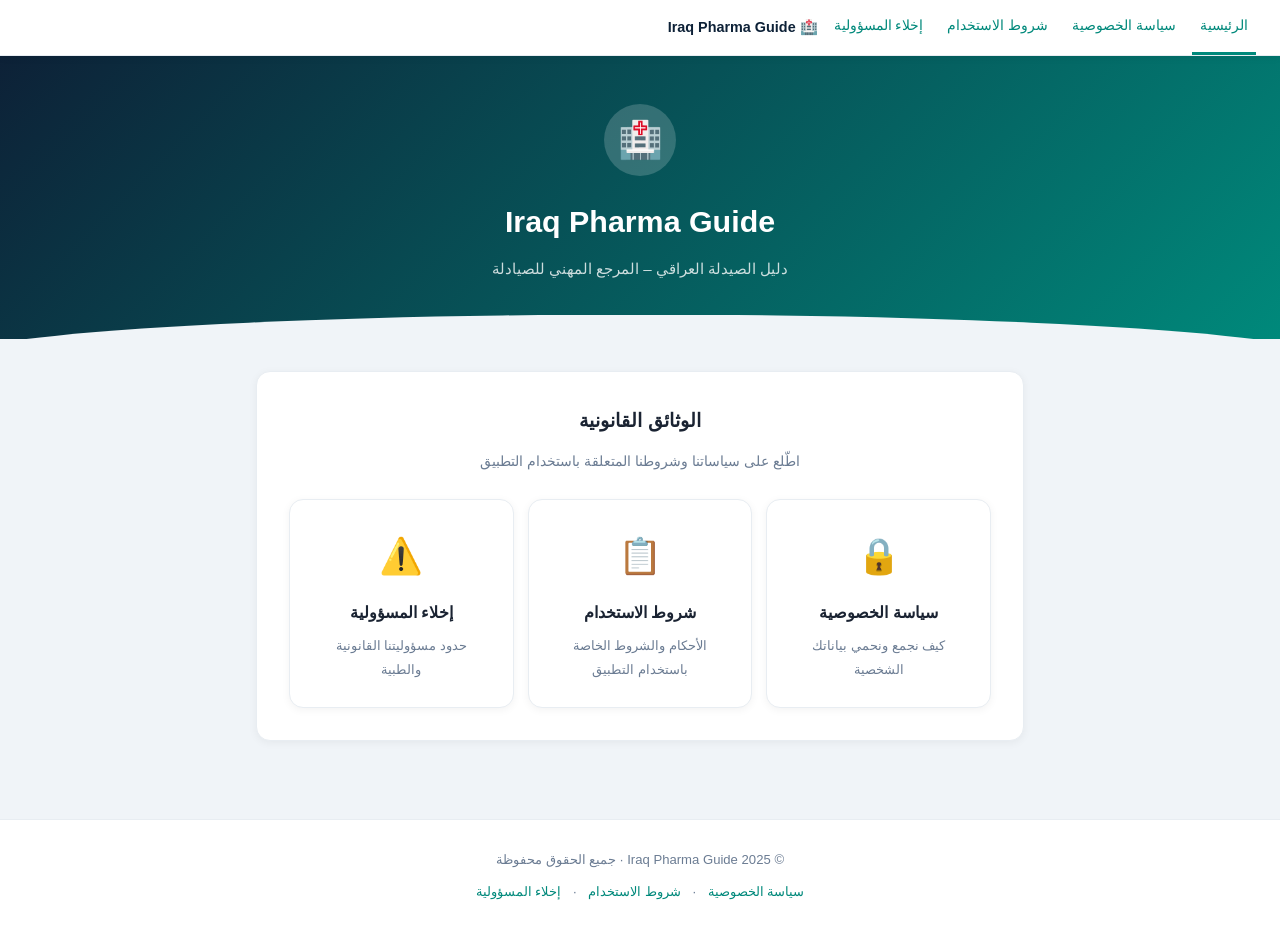
<file: docs/index.html>
<!DOCTYPE html>
<html lang="ar" dir="rtl">
<head>
  <meta charset="UTF-8">
  <meta name="viewport" content="width=device-width, initial-scale=1.0">
  <title>Iraq Pharma Guide – دليل الصيدلة العراقي</title>
  <link rel="stylesheet" href="_shared.css">
  <style>
    .links-grid {
      display: grid;
      grid-template-columns: repeat(auto-fit, minmax(220px, 1fr));
      gap: 14px;
      margin-top: 24px;
    }
    .link-card {
      background: #fff;
      border: 1px solid var(--border);
      border-radius: var(--radius);
      padding: 24px;
      text-align: center;
      text-decoration: none;
      color: var(--text);
      box-shadow: 0 2px 8px rgba(0,0,0,.05);
      transition: transform .2s, box-shadow .2s;
    }
    .link-card:hover { transform: translateY(-3px); box-shadow: 0 6px 20px rgba(0,0,0,.1); }
    .link-card .icon { font-size: 2.2rem; margin-bottom: 12px; }
    .link-card h3 { font-size: 1rem; font-weight: 700; margin-bottom: 6px; }
    .link-card p  { font-size: .83rem; color: var(--muted); }
  </style>
</head>
<body>
  <nav>
    <a href="index.html" class="active">الرئيسية</a>
    <a href="privacy-policy.html">سياسة الخصوصية</a>
    <a href="terms.html">شروط الاستخدام</a>
    <a href="disclaimer.html">إخلاء المسؤولية</a>
    <span class="brand">🏥 Iraq Pharma Guide</span>
  </nav>

  <div class="hero">
    <div class="hero-icon">🏥</div>
    <h1>Iraq Pharma Guide</h1>
    <p>دليل الصيدلة العراقي – المرجع المهني للصيادلة</p>
  </div>

  <div class="container">
    <div class="card" style="text-align:center; padding: 32px;">
      <h2 style="font-size:1.2rem; margin-bottom:10px;">الوثائق القانونية</h2>
      <p style="color: var(--muted); font-size:.9rem;">اطّلع على سياساتنا وشروطنا المتعلقة باستخدام التطبيق</p>
      <div class="links-grid">
        <a class="link-card" href="privacy-policy.html">
          <div class="icon">🔒</div>
          <h3>سياسة الخصوصية</h3>
          <p>كيف نجمع ونحمي بياناتك الشخصية</p>
        </a>
        <a class="link-card" href="terms.html">
          <div class="icon">📋</div>
          <h3>شروط الاستخدام</h3>
          <p>الأحكام والشروط الخاصة باستخدام التطبيق</p>
        </a>
        <a class="link-card" href="disclaimer.html">
          <div class="icon">⚠️</div>
          <h3>إخلاء المسؤولية</h3>
          <p>حدود مسؤوليتنا القانونية والطبية</p>
        </a>
      </div>
    </div>
  </div>

  <footer>
    <p>© 2025 Iraq Pharma Guide · جميع الحقوق محفوظة</p>
    <div style="margin-top:8px;">
      <a href="privacy-policy.html">سياسة الخصوصية</a> ·
      <a href="terms.html">شروط الاستخدام</a> ·
      <a href="disclaimer.html">إخلاء المسؤولية</a>
    </div>
  </footer>
</body>
</html>
</file>
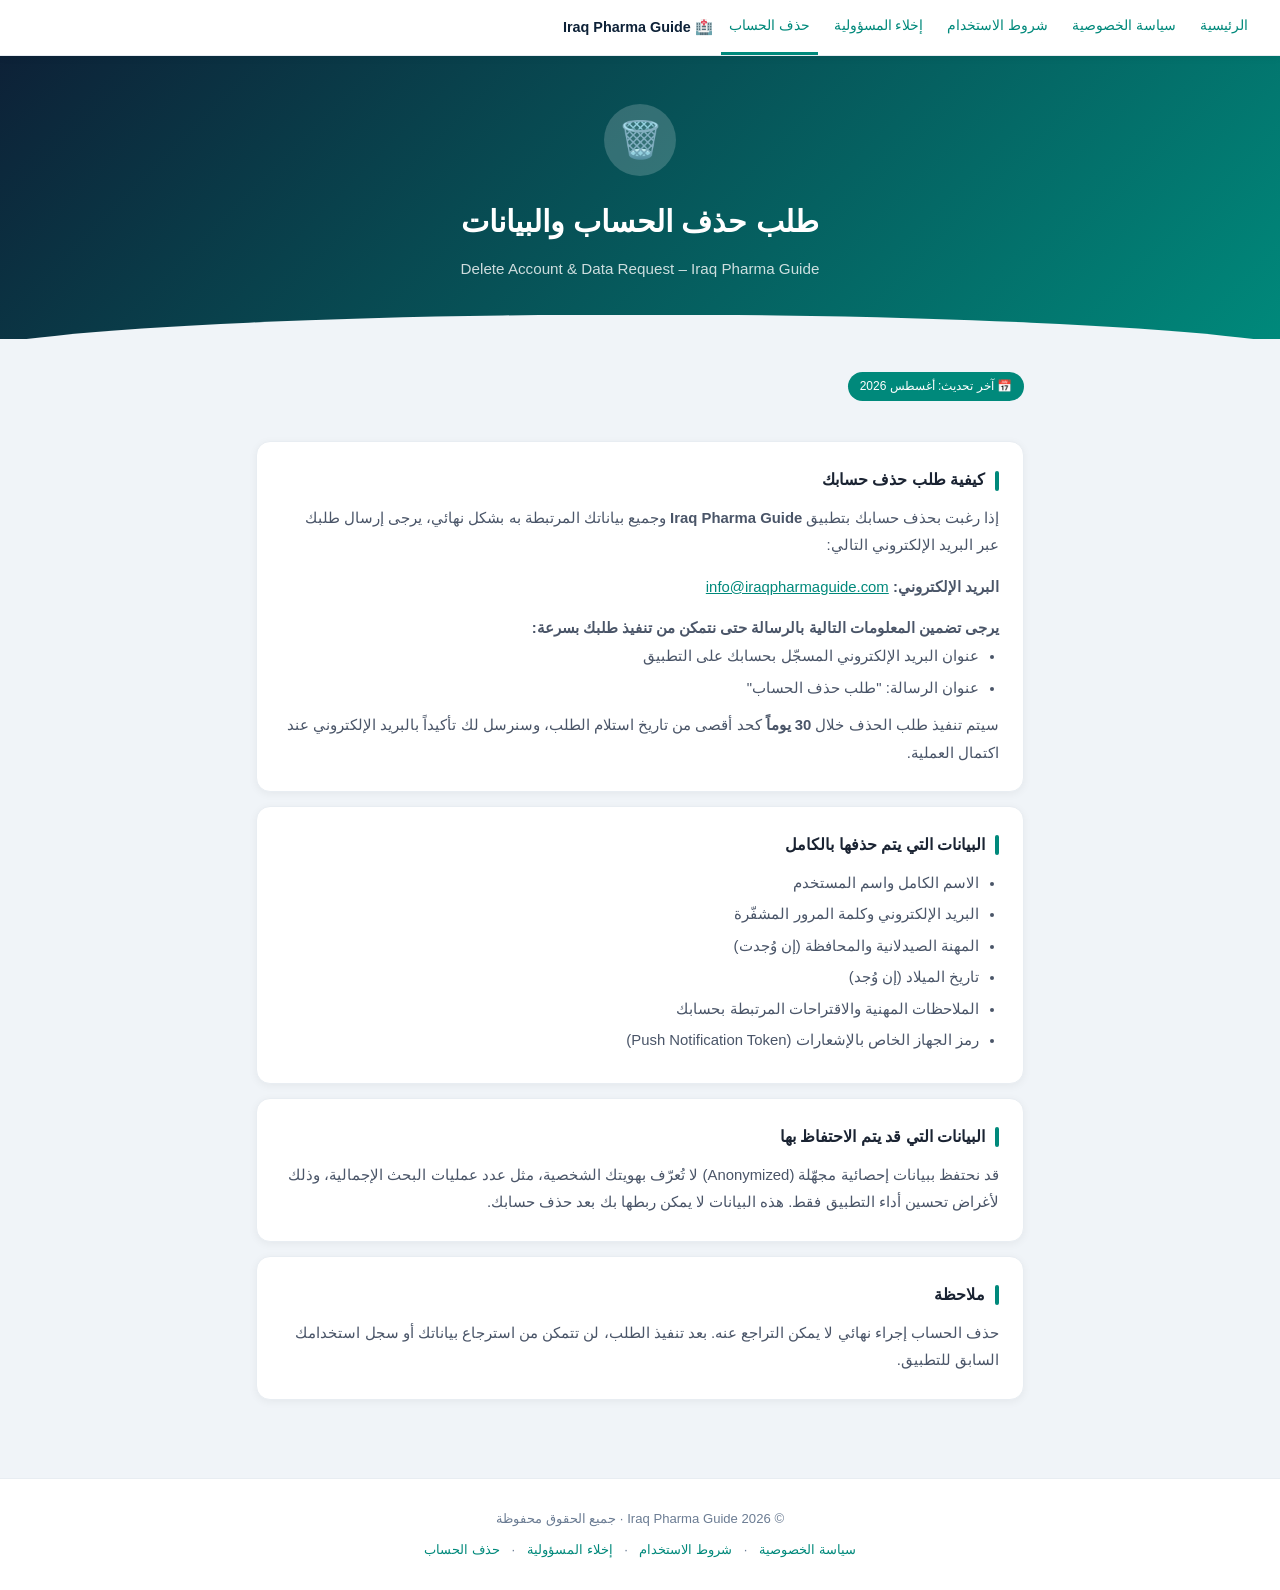
<file: docs/delete-account.html>
<!DOCTYPE html>
<html lang="ar" dir="rtl">
<head>
  <meta charset="UTF-8">
  <meta name="viewport" content="width=device-width, initial-scale=1.0">
  <title>حذف الحساب – Iraq Pharma Guide</title>
  <link rel="stylesheet" href="_shared.css">
  <style> :root { --accent: #00897B; } </style>
</head>
<body>
  <nav>
    <a href="index.html">الرئيسية</a>
    <a href="privacy-policy.html">سياسة الخصوصية</a>
    <a href="terms.html">شروط الاستخدام</a>
    <a href="disclaimer.html">إخلاء المسؤولية</a>
    <a href="delete-account.html" class="active">حذف الحساب</a>
    <span class="brand">🏥 Iraq Pharma Guide</span>
  </nav>

  <div class="hero">
    <div class="hero-icon">🗑️</div>
    <h1>طلب حذف الحساب والبيانات</h1>
    <p>Delete Account &amp; Data Request – Iraq Pharma Guide</p>
  </div>

  <div class="container">
    <div style="margin-bottom:20px;">
      <span class="updated-badge">📅 آخر تحديث: أغسطس 2026</span>
    </div>

    <div class="card">
      <div class="card-title">كيفية طلب حذف حسابك</div>
      <p>
        إذا رغبت بحذف حسابك بتطبيق <strong>Iraq Pharma Guide</strong> وجميع بياناتك المرتبطة به بشكل نهائي،
        يرجى إرسال طلبك عبر البريد الإلكتروني التالي:
      </p>
      <p style="margin:14px 0;">
        <strong>البريد الإلكتروني:</strong>
        <a href="mailto:info@iraqpharmaguide.com?subject=طلب%20حذف%20الحساب%20-%20Iraq%20Pharma%20Guide" style="color: var(--primary);">info@iraqpharmaguide.com</a>
      </p>
      <p><strong>يرجى تضمين المعلومات التالية بالرسالة حتى نتمكن من تنفيذ طلبك بسرعة:</strong></p>
      <ul>
        <li>عنوان البريد الإلكتروني المسجّل بحسابك على التطبيق</li>
        <li>عنوان الرسالة: "طلب حذف الحساب"</li>
      </ul>
      <p style="margin-top:10px;">
        سيتم تنفيذ طلب الحذف خلال <strong>30 يوماً</strong> كحد أقصى من تاريخ استلام الطلب، وسنرسل لك تأكيداً بالبريد الإلكتروني عند اكتمال العملية.
      </p>
    </div>

    <div class="card">
      <div class="card-title">البيانات التي يتم حذفها بالكامل</div>
      <ul>
        <li>الاسم الكامل واسم المستخدم</li>
        <li>البريد الإلكتروني وكلمة المرور المشفّرة</li>
        <li>المهنة الصيدلانية والمحافظة (إن وُجدت)</li>
        <li>تاريخ الميلاد (إن وُجد)</li>
        <li>الملاحظات المهنية والاقتراحات المرتبطة بحسابك</li>
        <li>رمز الجهاز الخاص بالإشعارات (Push Notification Token)</li>
      </ul>
    </div>

    <div class="card">
      <div class="card-title">البيانات التي قد يتم الاحتفاظ بها</div>
      <p>
        قد نحتفظ ببيانات إحصائية مجهّلة (Anonymized) لا تُعرّف بهويتك الشخصية، مثل عدد عمليات البحث الإجمالية،
        وذلك لأغراض تحسين أداء التطبيق فقط. هذه البيانات لا يمكن ربطها بك بعد حذف حسابك.
      </p>
    </div>

    <div class="card">
      <div class="card-title">ملاحظة</div>
      <p>
        حذف الحساب إجراء نهائي لا يمكن التراجع عنه. بعد تنفيذ الطلب، لن تتمكن من استرجاع بياناتك أو سجل استخدامك السابق للتطبيق.
      </p>
    </div>
  </div>

  <footer>
    <p>© 2026 Iraq Pharma Guide · جميع الحقوق محفوظة</p>
    <div style="margin-top:8px;">
      <a href="privacy-policy.html">سياسة الخصوصية</a> ·
      <a href="terms.html">شروط الاستخدام</a> ·
      <a href="disclaimer.html">إخلاء المسؤولية</a> ·
      <a href="delete-account.html">حذف الحساب</a>
    </div>
  </footer>
</body>
</html>
</file>
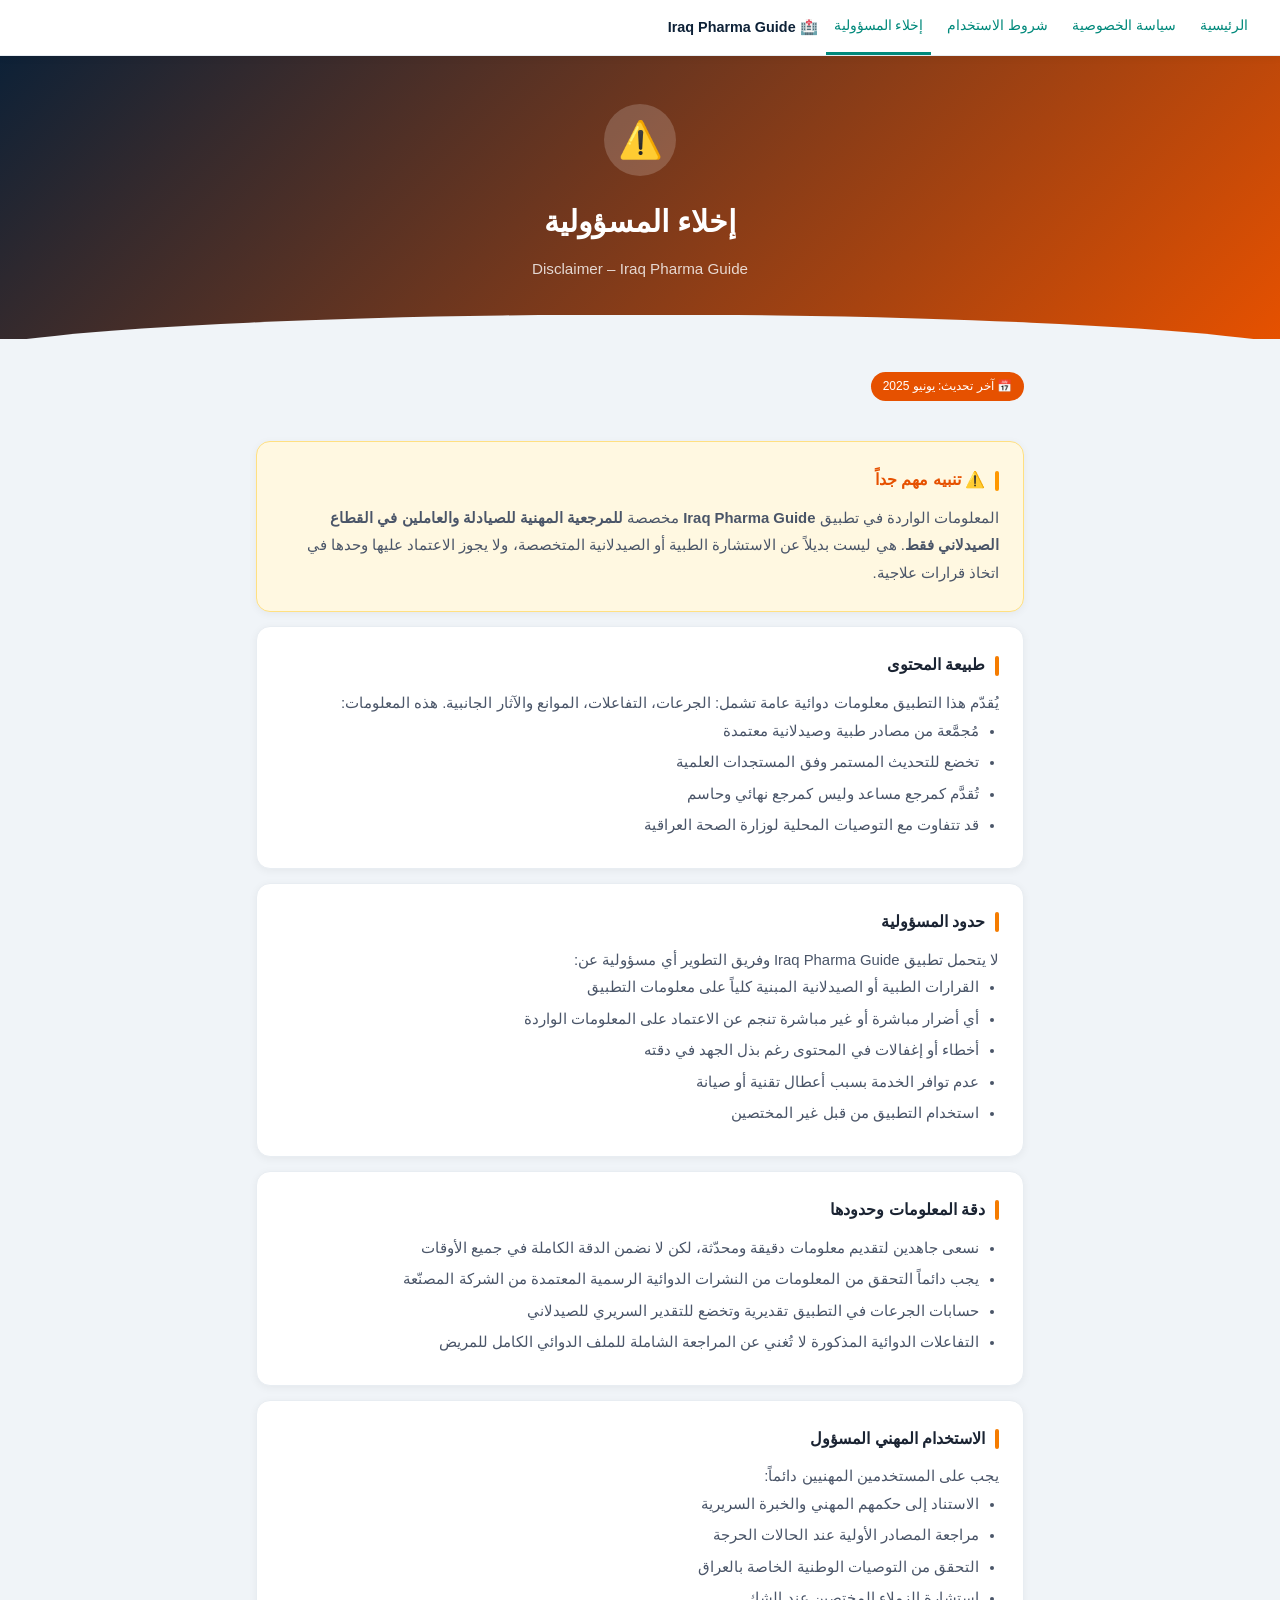
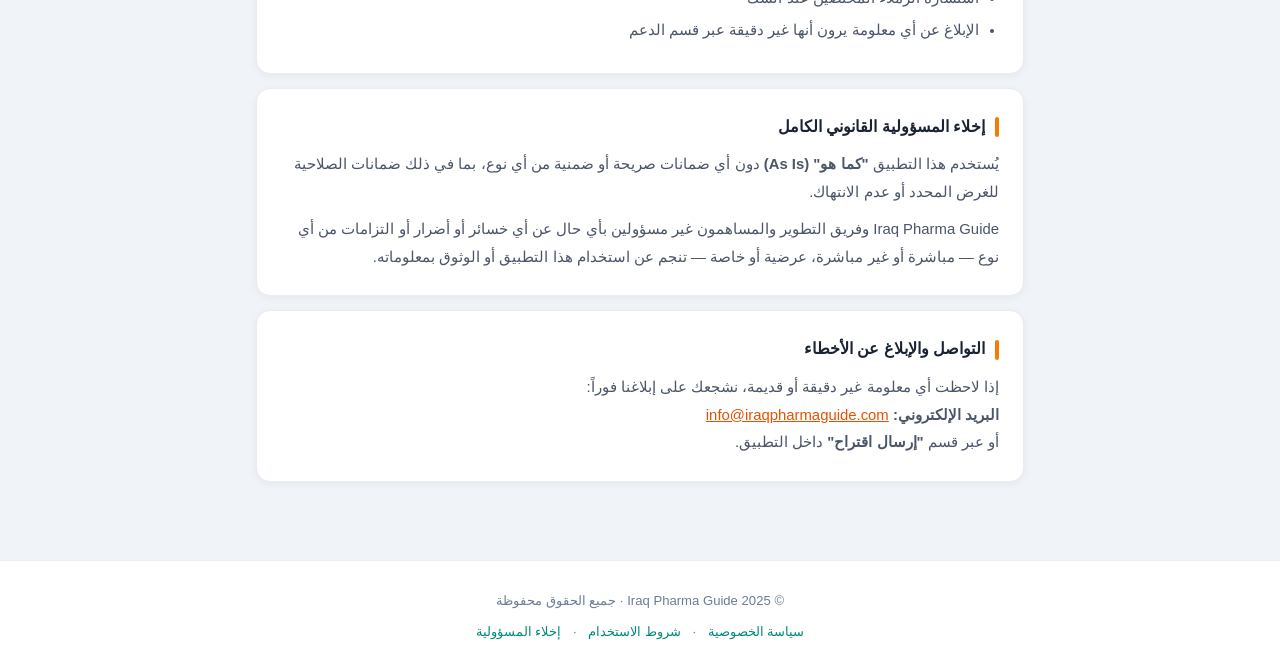
<file: docs/disclaimer.html>
<!DOCTYPE html>
<html lang="ar" dir="rtl">
<head>
  <meta charset="UTF-8">
  <meta name="viewport" content="width=device-width, initial-scale=1.0">
  <title>إخلاء المسؤولية – Iraq Pharma Guide</title>
  <link rel="stylesheet" href="_shared.css">
  <style> :root { --accent: #F57C00; } </style>
</head>
<body>
  <nav>
    <a href="index.html">الرئيسية</a>
    <a href="privacy-policy.html">سياسة الخصوصية</a>
    <a href="terms.html">شروط الاستخدام</a>
    <a href="disclaimer.html" class="active">إخلاء المسؤولية</a>
    <span class="brand">🏥 Iraq Pharma Guide</span>
  </nav>

  <div class="hero" style="background: linear-gradient(135deg, #0D2137 0%, #E65100 100%);">
    <div class="hero-icon">⚠️</div>
    <h1>إخلاء المسؤولية</h1>
    <p>Disclaimer – Iraq Pharma Guide</p>
  </div>

  <div class="container">
    <div style="margin-bottom:20px;">
      <span class="updated-badge" style="background:#E65100;">📅 آخر تحديث: يونيو 2025</span>
    </div>

    <div class="card warning-card">
      <div class="card-title">⚠️ تنبيه مهم جداً</div>
      <p>
        المعلومات الواردة في تطبيق <strong>Iraq Pharma Guide</strong> مخصصة
        <strong>للمرجعية المهنية للصيادلة والعاملين في القطاع الصيدلاني فقط</strong>.
        هي ليست بديلاً عن الاستشارة الطبية أو الصيدلانية المتخصصة،
        ولا يجوز الاعتماد عليها وحدها في اتخاذ قرارات علاجية.
      </p>
    </div>

    <div class="card">
      <div class="card-title">طبيعة المحتوى</div>
      <p>
        يُقدّم هذا التطبيق معلومات دوائية عامة تشمل: الجرعات، التفاعلات،
        الموانع والآثار الجانبية. هذه المعلومات:
      </p>
      <ul>
        <li>مُجمَّعة من مصادر طبية وصيدلانية معتمدة</li>
        <li>تخضع للتحديث المستمر وفق المستجدات العلمية</li>
        <li>تُقدَّم كمرجع مساعد وليس كمرجع نهائي وحاسم</li>
        <li>قد تتفاوت مع التوصيات المحلية لوزارة الصحة العراقية</li>
      </ul>
    </div>

    <div class="card">
      <div class="card-title">حدود المسؤولية</div>
      <p>لا يتحمل تطبيق Iraq Pharma Guide وفريق التطوير أي مسؤولية عن:</p>
      <ul>
        <li>القرارات الطبية أو الصيدلانية المبنية كلياً على معلومات التطبيق</li>
        <li>أي أضرار مباشرة أو غير مباشرة تنجم عن الاعتماد على المعلومات الواردة</li>
        <li>أخطاء أو إغفالات في المحتوى رغم بذل الجهد في دقته</li>
        <li>عدم توافر الخدمة بسبب أعطال تقنية أو صيانة</li>
        <li>استخدام التطبيق من قبل غير المختصين</li>
      </ul>
    </div>

    <div class="card">
      <div class="card-title">دقة المعلومات وحدودها</div>
      <ul>
        <li>نسعى جاهدين لتقديم معلومات دقيقة ومحدّثة، لكن لا نضمن الدقة الكاملة في جميع الأوقات</li>
        <li>يجب دائماً التحقق من المعلومات من النشرات الدوائية الرسمية المعتمدة من الشركة المصنّعة</li>
        <li>حسابات الجرعات في التطبيق تقديرية وتخضع للتقدير السريري للصيدلاني</li>
        <li>التفاعلات الدوائية المذكورة لا تُغني عن المراجعة الشاملة للملف الدوائي الكامل للمريض</li>
      </ul>
    </div>

    <div class="card">
      <div class="card-title">الاستخدام المهني المسؤول</div>
      <p>
        يجب على المستخدمين المهنيين دائماً:
      </p>
      <ul>
        <li>الاستناد إلى حكمهم المهني والخبرة السريرية</li>
        <li>مراجعة المصادر الأولية عند الحالات الحرجة</li>
        <li>التحقق من التوصيات الوطنية الخاصة بالعراق</li>
        <li>استشارة الزملاء المختصين عند الشك</li>
        <li>الإبلاغ عن أي معلومة يرون أنها غير دقيقة عبر قسم الدعم</li>
      </ul>
    </div>

    <div class="card">
      <div class="card-title">إخلاء المسؤولية القانوني الكامل</div>
      <p>
        يُستخدم هذا التطبيق <strong>"كما هو" (As Is)</strong> دون أي ضمانات
        صريحة أو ضمنية من أي نوع، بما في ذلك ضمانات الصلاحية للغرض المحدد
        أو عدم الانتهاك.
      </p>
      <p style="margin-top:10px;">
        Iraq Pharma Guide وفريق التطوير والمساهمون غير مسؤولين بأي حال
        عن أي خسائر أو أضرار أو التزامات من أي نوع — مباشرة أو غير مباشرة،
        عرضية أو خاصة — تنجم عن استخدام هذا التطبيق أو الوثوق بمعلوماته.
      </p>
    </div>

    <div class="card">
      <div class="card-title">التواصل والإبلاغ عن الأخطاء</div>
      <p>
        إذا لاحظت أي معلومة غير دقيقة أو قديمة، نشجعك على إبلاغنا فوراً:<br>
        <strong>البريد الإلكتروني:</strong>
        <a href="mailto:info@iraqpharmaguide.com" style="color:#E65100;">info@iraqpharmaguide.com</a><br>
        أو عبر قسم <strong>"إرسال اقتراح"</strong> داخل التطبيق.
      </p>
    </div>
  </div>

  <footer>
    <p>© 2025 Iraq Pharma Guide · جميع الحقوق محفوظة</p>
    <div style="margin-top:8px;">
      <a href="privacy-policy.html">سياسة الخصوصية</a> ·
      <a href="terms.html">شروط الاستخدام</a> ·
      <a href="disclaimer.html">إخلاء المسؤولية</a>
    </div>
  </footer>
</body>
</html>
</file>
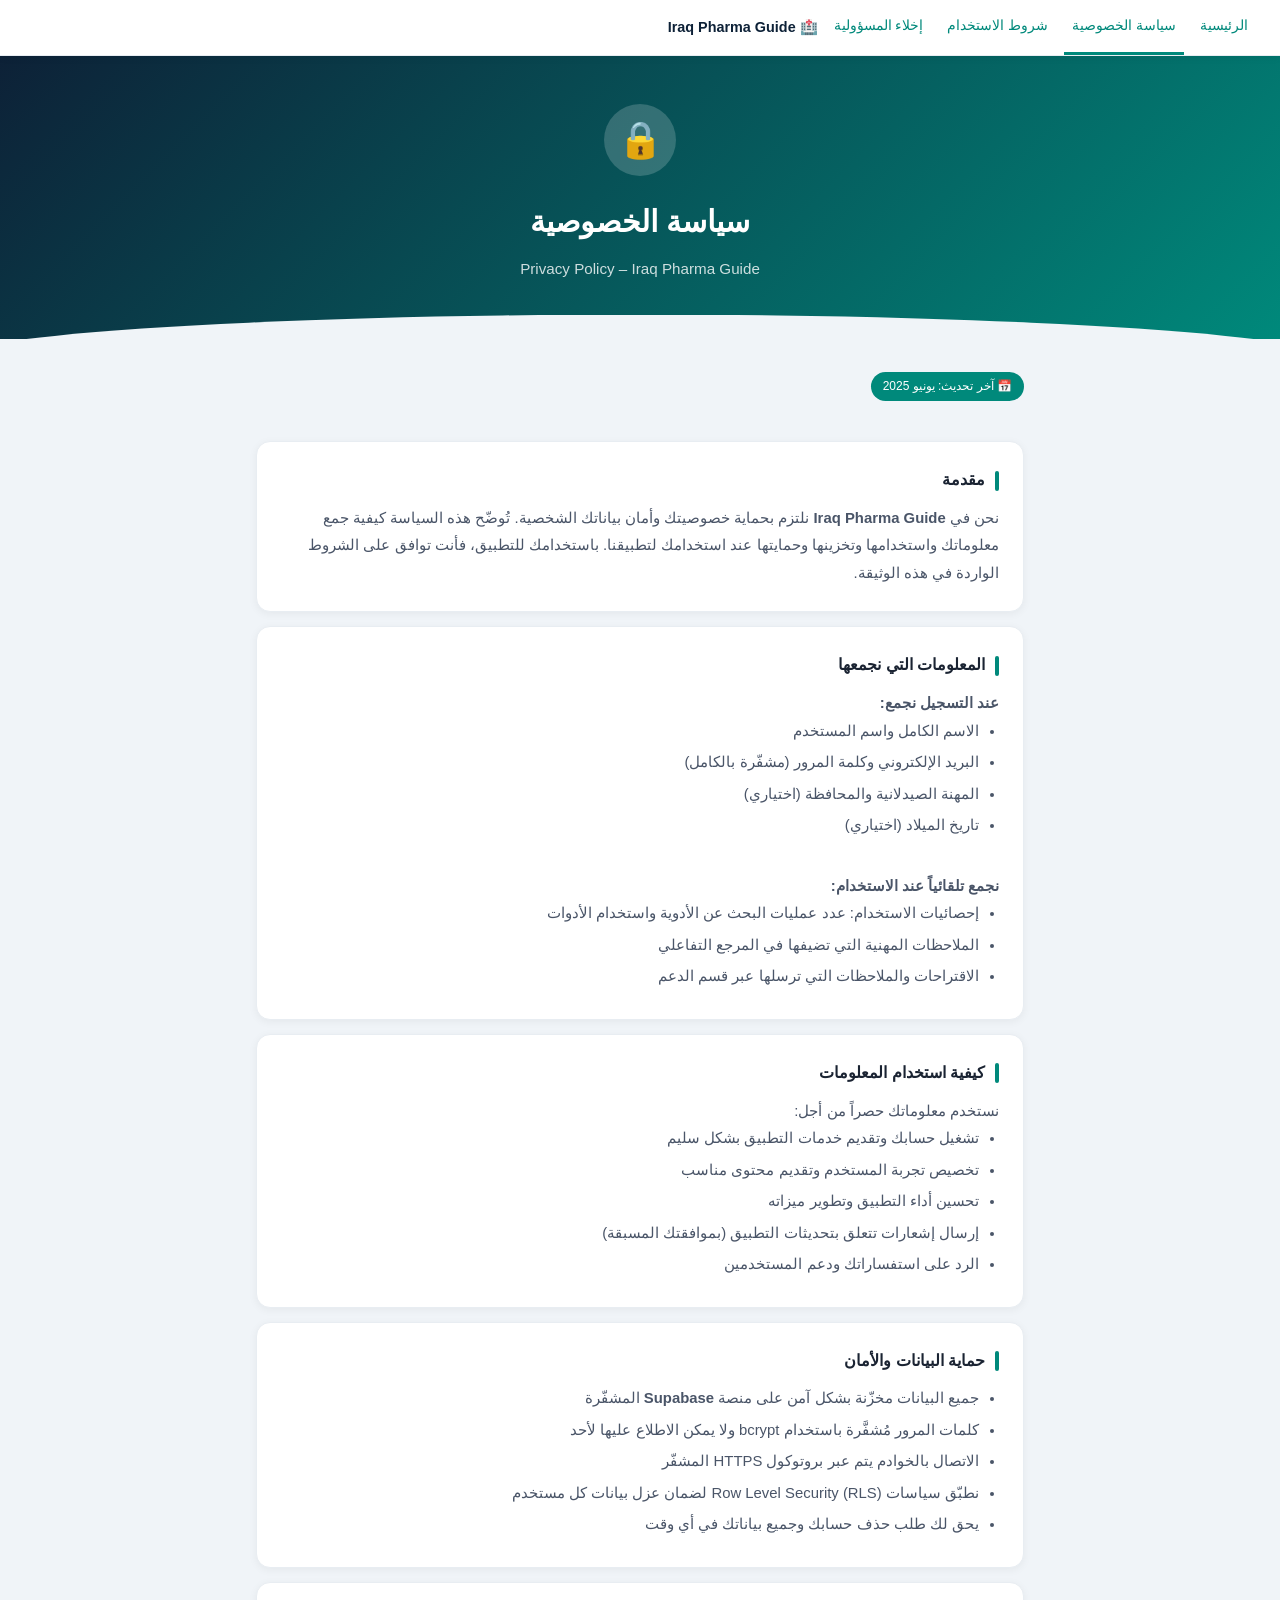
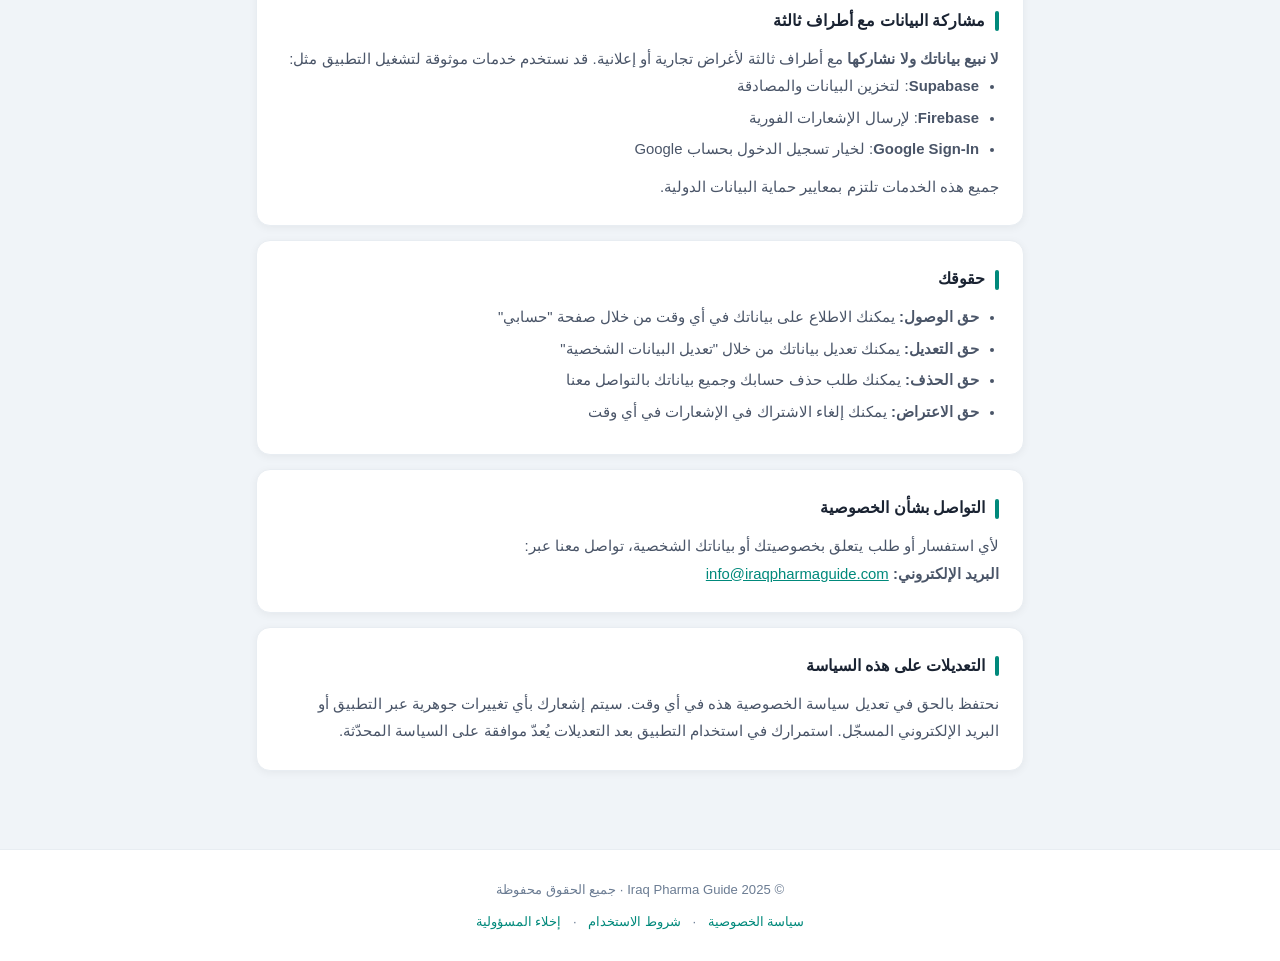
<file: docs/privacy-policy.html>
<!DOCTYPE html>
<html lang="ar" dir="rtl">
<head>
  <meta charset="UTF-8">
  <meta name="viewport" content="width=device-width, initial-scale=1.0">
  <title>سياسة الخصوصية – Iraq Pharma Guide</title>
  <link rel="stylesheet" href="_shared.css">
  <style> :root { --accent: #00897B; } </style>
</head>
<body>
  <nav>
    <a href="index.html">الرئيسية</a>
    <a href="privacy-policy.html" class="active">سياسة الخصوصية</a>
    <a href="terms.html">شروط الاستخدام</a>
    <a href="disclaimer.html">إخلاء المسؤولية</a>
    <span class="brand">🏥 Iraq Pharma Guide</span>
  </nav>

  <div class="hero">
    <div class="hero-icon">🔒</div>
    <h1>سياسة الخصوصية</h1>
    <p>Privacy Policy – Iraq Pharma Guide</p>
  </div>

  <div class="container">
    <div style="margin-bottom:20px;">
      <span class="updated-badge">📅 آخر تحديث: يونيو 2025</span>
    </div>

    <div class="card">
      <div class="card-title">مقدمة</div>
      <p>
        نحن في <strong>Iraq Pharma Guide</strong> نلتزم بحماية خصوصيتك وأمان بياناتك الشخصية.
        تُوضّح هذه السياسة كيفية جمع معلوماتك واستخدامها وتخزينها وحمايتها عند استخدامك لتطبيقنا.
        باستخدامك للتطبيق، فأنت توافق على الشروط الواردة في هذه الوثيقة.
      </p>
    </div>

    <div class="card">
      <div class="card-title">المعلومات التي نجمعها</div>
      <p><strong>عند التسجيل نجمع:</strong></p>
      <ul>
        <li>الاسم الكامل واسم المستخدم</li>
        <li>البريد الإلكتروني وكلمة المرور (مشفّرة بالكامل)</li>
        <li>المهنة الصيدلانية والمحافظة (اختياري)</li>
        <li>تاريخ الميلاد (اختياري)</li>
      </ul>
      <br>
      <p><strong>نجمع تلقائياً عند الاستخدام:</strong></p>
      <ul>
        <li>إحصائيات الاستخدام: عدد عمليات البحث عن الأدوية واستخدام الأدوات</li>
        <li>الملاحظات المهنية التي تضيفها في المرجع التفاعلي</li>
        <li>الاقتراحات والملاحظات التي ترسلها عبر قسم الدعم</li>
      </ul>
    </div>

    <div class="card">
      <div class="card-title">كيفية استخدام المعلومات</div>
      <p>نستخدم معلوماتك حصراً من أجل:</p>
      <ul>
        <li>تشغيل حسابك وتقديم خدمات التطبيق بشكل سليم</li>
        <li>تخصيص تجربة المستخدم وتقديم محتوى مناسب</li>
        <li>تحسين أداء التطبيق وتطوير ميزاته</li>
        <li>إرسال إشعارات تتعلق بتحديثات التطبيق (بموافقتك المسبقة)</li>
        <li>الرد على استفساراتك ودعم المستخدمين</li>
      </ul>
    </div>

    <div class="card">
      <div class="card-title">حماية البيانات والأمان</div>
      <ul>
        <li>جميع البيانات مخزّنة بشكل آمن على منصة <strong>Supabase</strong> المشفّرة</li>
        <li>كلمات المرور مُشفَّرة باستخدام bcrypt ولا يمكن الاطلاع عليها لأحد</li>
        <li>الاتصال بالخوادم يتم عبر بروتوكول HTTPS المشفّر</li>
        <li>نطبّق سياسات Row Level Security (RLS) لضمان عزل بيانات كل مستخدم</li>
        <li>يحق لك طلب حذف حسابك وجميع بياناتك في أي وقت</li>
      </ul>
    </div>

    <div class="card">
      <div class="card-title">مشاركة البيانات مع أطراف ثالثة</div>
      <p>
        <strong>لا نبيع بياناتك ولا نشاركها</strong> مع أطراف ثالثة لأغراض تجارية أو إعلانية.
        قد نستخدم خدمات موثوقة لتشغيل التطبيق مثل:
      </p>
      <ul>
        <li><strong>Supabase</strong>: لتخزين البيانات والمصادقة</li>
        <li><strong>Firebase</strong>: لإرسال الإشعارات الفورية</li>
        <li><strong>Google Sign-In</strong>: لخيار تسجيل الدخول بحساب Google</li>
      </ul>
      <p style="margin-top:10px;">جميع هذه الخدمات تلتزم بمعايير حماية البيانات الدولية.</p>
    </div>

    <div class="card">
      <div class="card-title">حقوقك</div>
      <ul>
        <li><strong>حق الوصول:</strong> يمكنك الاطلاع على بياناتك في أي وقت من خلال صفحة "حسابي"</li>
        <li><strong>حق التعديل:</strong> يمكنك تعديل بياناتك من خلال "تعديل البيانات الشخصية"</li>
        <li><strong>حق الحذف:</strong> يمكنك طلب حذف حسابك وجميع بياناتك بالتواصل معنا</li>
        <li><strong>حق الاعتراض:</strong> يمكنك إلغاء الاشتراك في الإشعارات في أي وقت</li>
      </ul>
    </div>

    <div class="card">
      <div class="card-title">التواصل بشأن الخصوصية</div>
      <p>
        لأي استفسار أو طلب يتعلق بخصوصيتك أو بياناتك الشخصية، تواصل معنا عبر:<br>
        <strong>البريد الإلكتروني:</strong> <a href="mailto:info@iraqpharmaguide.com" style="color: var(--primary);">info@iraqpharmaguide.com</a>
      </p>
    </div>

    <div class="card">
      <div class="card-title">التعديلات على هذه السياسة</div>
      <p>
        نحتفظ بالحق في تعديل سياسة الخصوصية هذه في أي وقت.
        سيتم إشعارك بأي تغييرات جوهرية عبر التطبيق أو البريد الإلكتروني المسجّل.
        استمرارك في استخدام التطبيق بعد التعديلات يُعدّ موافقة على السياسة المحدّثة.
      </p>
    </div>
  </div>

  <footer>
    <p>© 2025 Iraq Pharma Guide · جميع الحقوق محفوظة</p>
    <div style="margin-top:8px;">
      <a href="privacy-policy.html">سياسة الخصوصية</a> ·
      <a href="terms.html">شروط الاستخدام</a> ·
      <a href="disclaimer.html">إخلاء المسؤولية</a>
    </div>
  </footer>
</body>
</html>
</file>
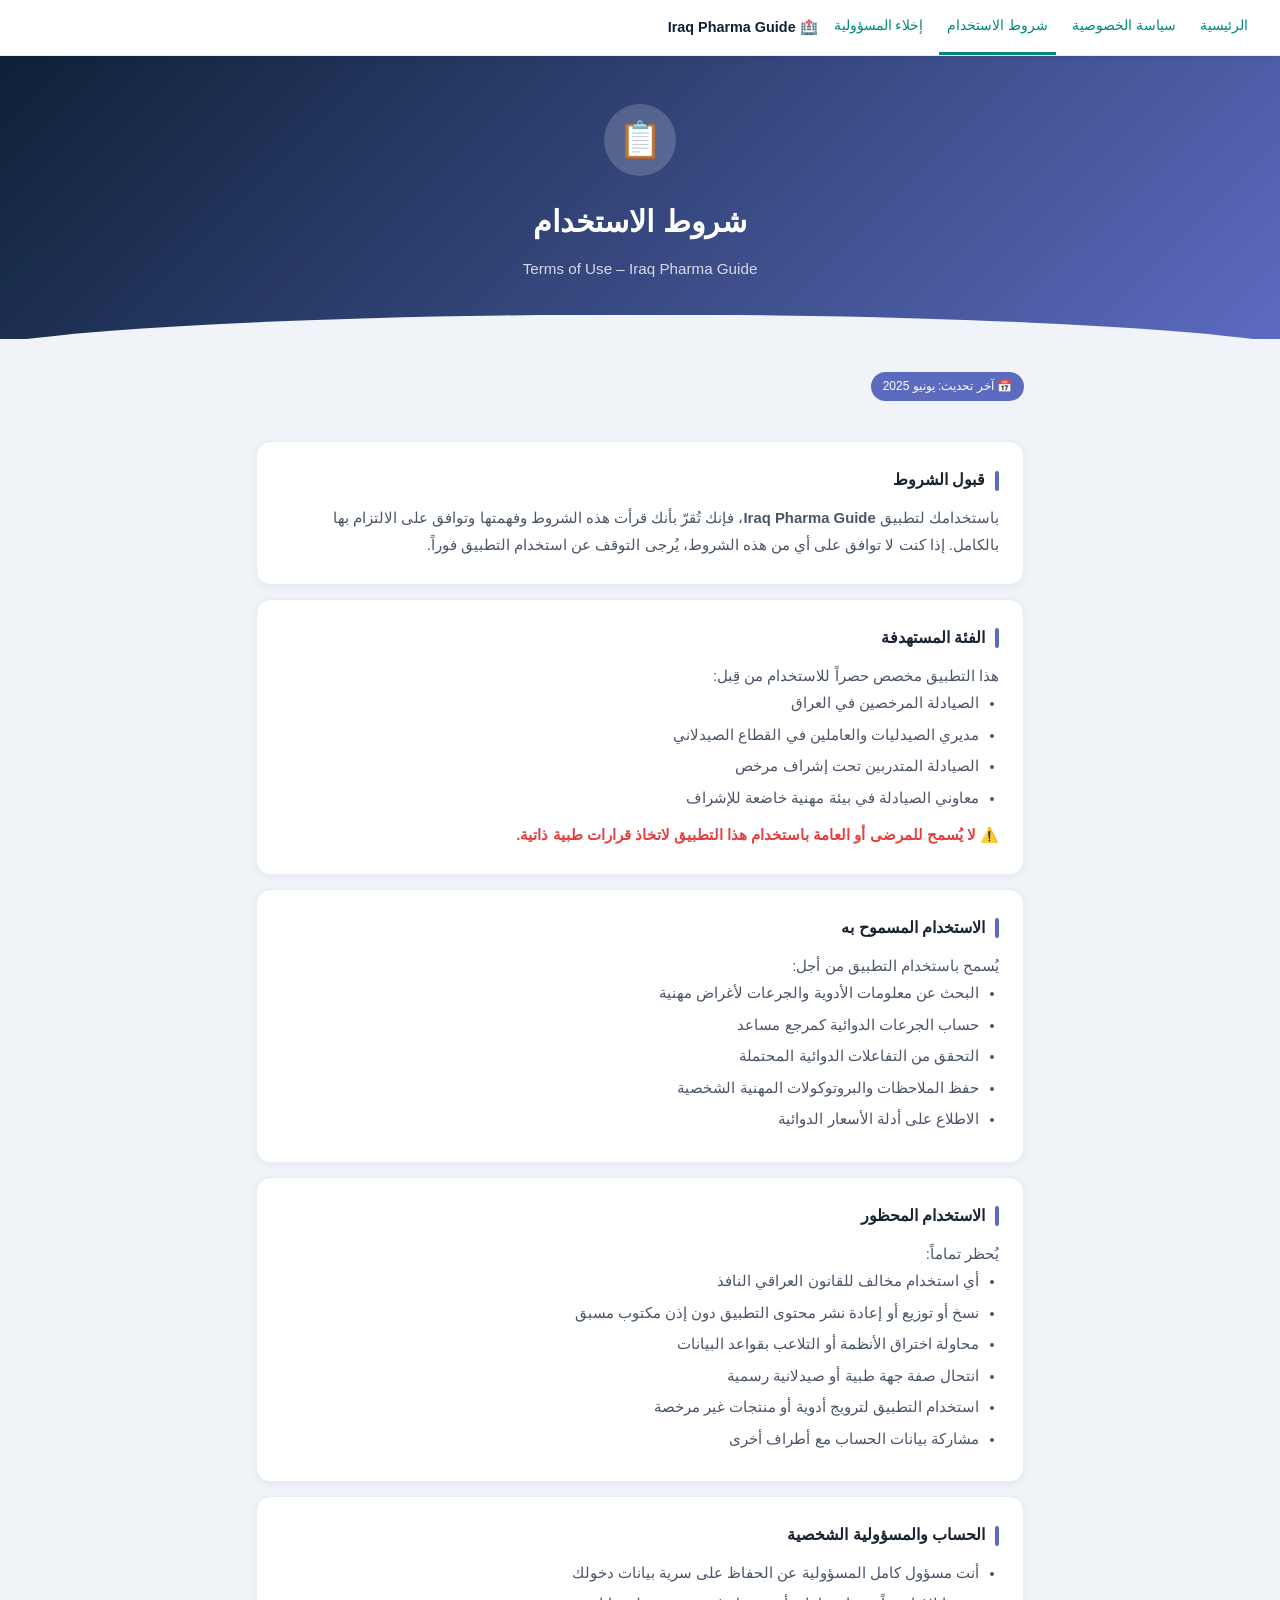
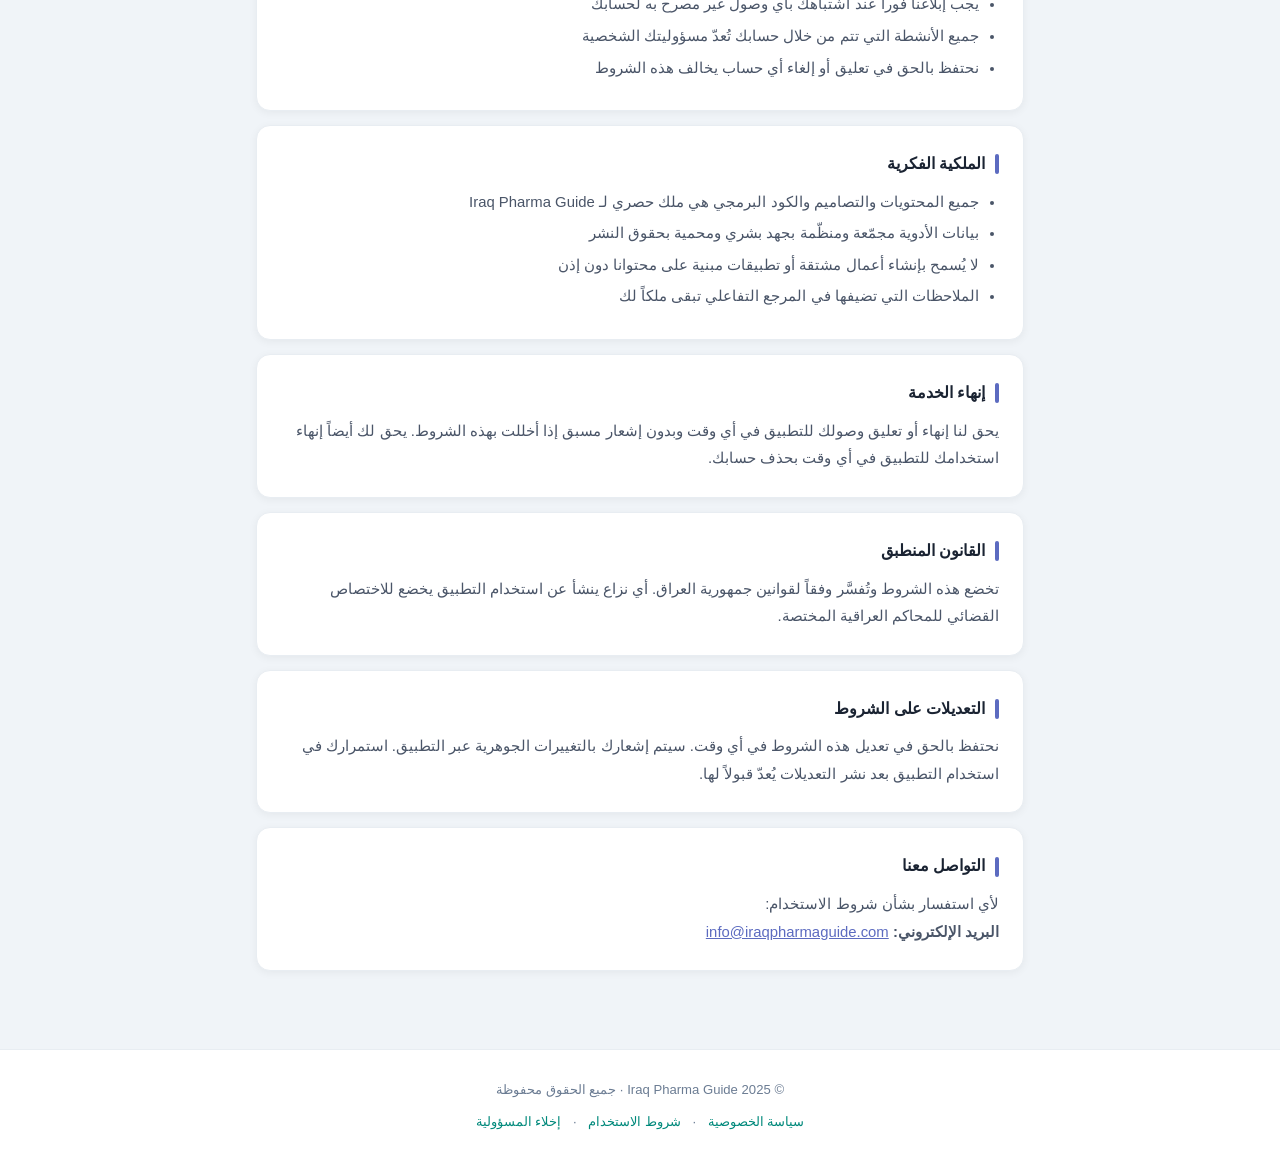
<file: docs/terms.html>
<!DOCTYPE html>
<html lang="ar" dir="rtl">
<head>
  <meta charset="UTF-8">
  <meta name="viewport" content="width=device-width, initial-scale=1.0">
  <title>شروط الاستخدام – Iraq Pharma Guide</title>
  <link rel="stylesheet" href="_shared.css">
  <style> :root { --accent: #5C6BC0; } </style>
</head>
<body>
  <nav>
    <a href="index.html">الرئيسية</a>
    <a href="privacy-policy.html">سياسة الخصوصية</a>
    <a href="terms.html" class="active">شروط الاستخدام</a>
    <a href="disclaimer.html">إخلاء المسؤولية</a>
    <span class="brand">🏥 Iraq Pharma Guide</span>
  </nav>

  <div class="hero" style="background: linear-gradient(135deg, #0D2137 0%, #5C6BC0 100%);">
    <div class="hero-icon">📋</div>
    <h1>شروط الاستخدام</h1>
    <p>Terms of Use – Iraq Pharma Guide</p>
  </div>

  <div class="container">
    <div style="margin-bottom:20px;">
      <span class="updated-badge" style="background:#5C6BC0;">📅 آخر تحديث: يونيو 2025</span>
    </div>

    <div class="card">
      <div class="card-title">قبول الشروط</div>
      <p>
        باستخدامك لتطبيق <strong>Iraq Pharma Guide</strong>، فإنك تُقرّ بأنك قرأت هذه الشروط وفهمتها
        وتوافق على الالتزام بها بالكامل. إذا كنت لا توافق على أي من هذه الشروط،
        يُرجى التوقف عن استخدام التطبيق فوراً.
      </p>
    </div>

    <div class="card">
      <div class="card-title">الفئة المستهدفة</div>
      <p>هذا التطبيق مخصص حصراً للاستخدام من قِبل:</p>
      <ul>
        <li>الصيادلة المرخصين في العراق</li>
        <li>مديري الصيدليات والعاملين في القطاع الصيدلاني</li>
        <li>الصيادلة المتدربين تحت إشراف مرخص</li>
        <li>معاوني الصيادلة في بيئة مهنية خاضعة للإشراف</li>
      </ul>
      <p style="margin-top:10px; color:#E53E3E; font-weight:600;">
        ⚠️ لا يُسمح للمرضى أو العامة باستخدام هذا التطبيق لاتخاذ قرارات طبية ذاتية.
      </p>
    </div>

    <div class="card">
      <div class="card-title">الاستخدام المسموح به</div>
      <p>يُسمح باستخدام التطبيق من أجل:</p>
      <ul>
        <li>البحث عن معلومات الأدوية والجرعات لأغراض مهنية</li>
        <li>حساب الجرعات الدوائية كمرجع مساعد</li>
        <li>التحقق من التفاعلات الدوائية المحتملة</li>
        <li>حفظ الملاحظات والبروتوكولات المهنية الشخصية</li>
        <li>الاطلاع على أدلة الأسعار الدوائية</li>
      </ul>
    </div>

    <div class="card">
      <div class="card-title">الاستخدام المحظور</div>
      <p>يُحظر تماماً:</p>
      <ul>
        <li>أي استخدام مخالف للقانون العراقي النافذ</li>
        <li>نسخ أو توزيع أو إعادة نشر محتوى التطبيق دون إذن مكتوب مسبق</li>
        <li>محاولة اختراق الأنظمة أو التلاعب بقواعد البيانات</li>
        <li>انتحال صفة جهة طبية أو صيدلانية رسمية</li>
        <li>استخدام التطبيق لترويج أدوية أو منتجات غير مرخصة</li>
        <li>مشاركة بيانات الحساب مع أطراف أخرى</li>
      </ul>
    </div>

    <div class="card">
      <div class="card-title">الحساب والمسؤولية الشخصية</div>
      <ul>
        <li>أنت مسؤول كامل المسؤولية عن الحفاظ على سرية بيانات دخولك</li>
        <li>يجب إبلاغنا فوراً عند اشتباهك بأي وصول غير مصرح به لحسابك</li>
        <li>جميع الأنشطة التي تتم من خلال حسابك تُعدّ مسؤوليتك الشخصية</li>
        <li>نحتفظ بالحق في تعليق أو إلغاء أي حساب يخالف هذه الشروط</li>
      </ul>
    </div>

    <div class="card">
      <div class="card-title">الملكية الفكرية</div>
      <ul>
        <li>جميع المحتويات والتصاميم والكود البرمجي هي ملك حصري لـ Iraq Pharma Guide</li>
        <li>بيانات الأدوية مجمّعة ومنظّمة بجهد بشري ومحمية بحقوق النشر</li>
        <li>لا يُسمح بإنشاء أعمال مشتقة أو تطبيقات مبنية على محتوانا دون إذن</li>
        <li>الملاحظات التي تضيفها في المرجع التفاعلي تبقى ملكاً لك</li>
      </ul>
    </div>

    <div class="card">
      <div class="card-title">إنهاء الخدمة</div>
      <p>
        يحق لنا إنهاء أو تعليق وصولك للتطبيق في أي وقت وبدون إشعار مسبق إذا أخللت
        بهذه الشروط. يحق لك أيضاً إنهاء استخدامك للتطبيق في أي وقت بحذف حسابك.
      </p>
    </div>

    <div class="card">
      <div class="card-title">القانون المنطبق</div>
      <p>
        تخضع هذه الشروط وتُفسَّر وفقاً لقوانين جمهورية العراق.
        أي نزاع ينشأ عن استخدام التطبيق يخضع للاختصاص القضائي للمحاكم العراقية المختصة.
      </p>
    </div>

    <div class="card">
      <div class="card-title">التعديلات على الشروط</div>
      <p>
        نحتفظ بالحق في تعديل هذه الشروط في أي وقت. سيتم إشعارك بالتغييرات الجوهرية
        عبر التطبيق. استمرارك في استخدام التطبيق بعد نشر التعديلات يُعدّ قبولاً لها.
      </p>
    </div>

    <div class="card">
      <div class="card-title">التواصل معنا</div>
      <p>
        لأي استفسار بشأن شروط الاستخدام:<br>
        <strong>البريد الإلكتروني:</strong>
        <a href="mailto:info@iraqpharmaguide.com" style="color:#5C6BC0;">info@iraqpharmaguide.com</a>
      </p>
    </div>
  </div>

  <footer>
    <p>© 2025 Iraq Pharma Guide · جميع الحقوق محفوظة</p>
    <div style="margin-top:8px;">
      <a href="privacy-policy.html">سياسة الخصوصية</a> ·
      <a href="terms.html">شروط الاستخدام</a> ·
      <a href="disclaimer.html">إخلاء المسؤولية</a>
    </div>
  </footer>
</body>
</html>
</file>
<file: docs/_shared.css>
/* Iraq Pharma Guide – Legal Pages Shared Styles */
*, *::before, *::after { box-sizing: border-box; margin: 0; padding: 0; }

:root {
  --primary:  #00897B;
  --navy:     #0D2137;
  --text:     #1A2332;
  --muted:    #6B7C93;
  --bg:       #F0F4F8;
  --card:     #FFFFFF;
  --border:   #E8EDF2;
  --radius:   14px;
}

body {
  font-family: 'Segoe UI', 'Helvetica Neue', Arial, sans-serif;
  background: var(--bg);
  color: var(--text);
  direction: rtl;
  line-height: 1.8;
  min-height: 100vh;
}

/* ── Header ── */
.hero {
  background: linear-gradient(135deg, var(--navy) 0%, var(--primary) 100%);
  color: #fff;
  padding: 48px 24px 56px;
  text-align: center;
  position: relative;
  overflow: hidden;
}
.hero::after {
  content: '';
  position: absolute;
  bottom: -24px; left: 0; right: 0;
  height: 48px;
  background: var(--bg);
  clip-path: ellipse(55% 100% at 50% 100%);
}
.hero-icon {
  width: 72px; height: 72px;
  background: rgba(255,255,255,.18);
  border-radius: 50%;
  display: flex; align-items: center; justify-content: center;
  margin: 0 auto 18px;
  font-size: 36px;
}
.hero h1 { font-size: 1.9rem; font-weight: 700; margin-bottom: 6px; }
.hero p  { font-size: .95rem; opacity: .8; }

/* ── Nav bar ── */
nav {
  background: #fff;
  border-bottom: 1px solid var(--border);
  padding: 0 24px;
  display: flex;
  align-items: center;
  gap: 8px;
  font-size: .85rem;
  position: sticky; top: 0; z-index: 100;
  box-shadow: 0 2px 8px rgba(0,0,0,.05);
}
nav a {
  color: var(--primary);
  text-decoration: none;
  padding: 14px 8px;
  border-bottom: 3px solid transparent;
  transition: border-color .2s;
}
nav a.active, nav a:hover { border-color: var(--primary); }
nav .brand { font-weight: 700; color: var(--navy); margin-left: auto; font-size: .9rem; }

/* ── Content ── */
.container {
  max-width: 800px;
  margin: 0 auto;
  padding: 32px 16px 64px;
}

.card {
  background: var(--card);
  border-radius: var(--radius);
  padding: 24px;
  margin-bottom: 14px;
  box-shadow: 0 2px 8px rgba(0,0,0,.05);
  border: 1px solid var(--border);
}
.card-title {
  font-size: 1rem;
  font-weight: 700;
  color: var(--text);
  margin-bottom: 10px;
  display: flex;
  align-items: center;
  gap: 10px;
}
.card-title::before {
  content: '';
  display: inline-block;
  width: 4px; height: 20px;
  background: var(--accent, var(--primary));
  border-radius: 2px;
  flex-shrink: 0;
}
.card p, .card li { font-size: .93rem; color: #4A5568; line-height: 1.85; }
.card ul { padding-right: 20px; }
.card ul li { margin-bottom: 4px; }

/* ── Warning card ── */
.warning-card {
  background: #FFF8E1;
  border-color: #FFE082;
}
.warning-card .card-title { color: #E65100; }
.warning-card .card-title::before { background: #FF9800; }

/* ── Footer ── */
footer {
  text-align: center;
  padding: 28px 16px;
  color: var(--muted);
  font-size: .82rem;
  border-top: 1px solid var(--border);
  background: #fff;
}
footer a { color: var(--primary); text-decoration: none; margin: 0 8px; }

/* ── Last updated badge ── */
.updated-badge {
  display: inline-flex;
  align-items: center;
  gap: 6px;
  background: var(--primary);
  color: #fff;
  font-size: .75rem;
  padding: 4px 12px;
  border-radius: 20px;
  margin-bottom: 20px;
}

@media (max-width: 600px) {
  .hero h1 { font-size: 1.5rem; }
  nav { flex-wrap: wrap; padding: 8px 12px; }
}
</file>
